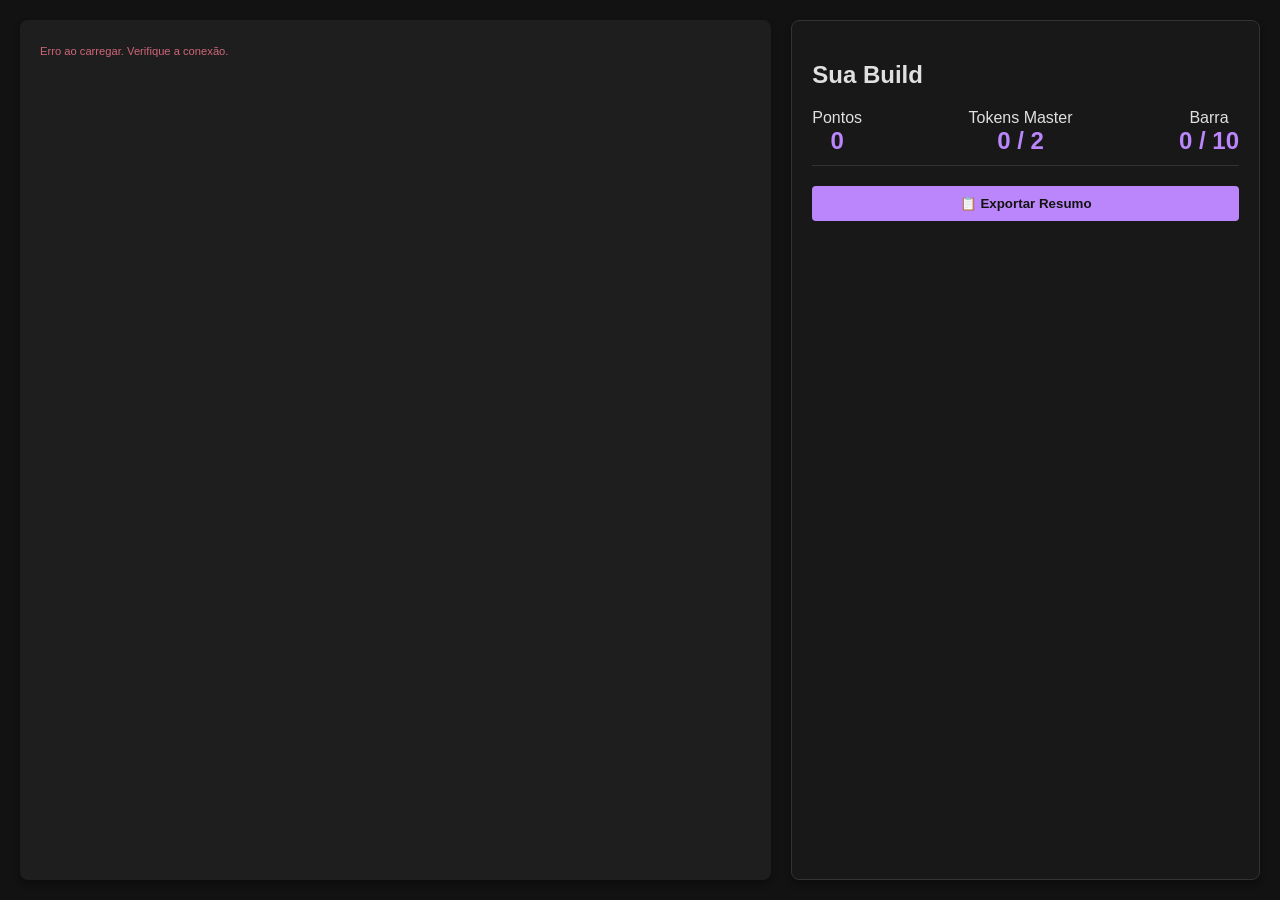
<file: eternia/index.html>
<!DOCTYPE html>
<html lang="pt-BR">
<head>
    <meta charset="UTF-8">
    <meta name="viewport" content="width=device-width, initial-scale=1.0">
    <title>Eternia - Planejador de Build</title>
    <style>
        :root {
            --bg-color: #121212;
            --panel-bg: #1e1e1e;
            --text-main: #e0e0e0;
            --text-muted: #888;
            --accent: #bb86fc;
            --error: #cf6679;
            --success: #03dac6;
        }
        body {
            font-family: 'Segoe UI', Tahoma, Geneva, Verdana, sans-serif;
            background-color: var(--bg-color);
            color: var(--text-main);
            margin: 0; padding: 20px;
            display: flex; gap: 20px; height: 100vh; box-sizing: border-box;
        }
        .panel {
            background: var(--panel-bg);
            border-radius: 8px; padding: 20px;
            display: flex; flex-direction: column;
            box-shadow: 0 4px 6px rgba(0,0,0,0.3); overflow: hidden;
        }
        .tree-group {
            margin-bottom: 10px;
            border-left: none; /* Removendo a borda antiga */
            padding-left: 0;
        }

        .tree-header {
            background: #252525;
            padding: 12px 15px;
            border-radius: 6px;
            cursor: pointer;
            display: flex;
            justify-content: space-between;
            align-items: center;
            border: 1px solid #333;
            transition: background 0.2s;
        }

        .tree-header:hover {
            background: #333;
            border-color: var(--accent);
        }

        .tree-header.active {
            border-bottom-left-radius: 0;
            border-bottom-right-radius: 0;
            border-color: var(--accent);
        }

        .tree-content {
            display: none; /* Escondido por padrão */
            background: #1a1a1a;
            padding: 10px;
            border: 1px solid #333;
            border-top: none;
            border-bottom-left-radius: 6px;
            border-bottom-right-radius: 6px;
        }

        .tree-content.show {
            display: block;
        }

        .arrow {
            transition: transform 0.3s;
            font-size: 0.8rem;
        }

        .tree-header.active .arrow {
            transform: rotate(180deg);
        }

        .badge-count {
            background: #444;
            padding: 2px 8px;
            border-radius: 10px;
            font-size: 0.7rem;
            color: var(--accent);
        }

        /* Container que agrupa a Tree Base e suas Subtrees */
        .family-group {
            background: rgba(255, 255, 255, 0.03);
            border-radius: 8px;
            padding: 10px;
            margin-bottom: 20px;
            border: 1px solid #2a2a2a;
        }

        .family-title {
            font-size: 0.65rem;
            color: var(--text-muted);
            text-transform: uppercase;
            letter-spacing: 2px;
            margin-bottom: 8px;
            margin-left: 5px;
            display: flex;
            align-items: center;
            gap: 10px;
        }

        .family-title::after {
            content: "";
            flex: 1;
            height: 1px;
            background: #333;
        }

        /* Ajuste no Tree Group para não ter margem excessiva dentro da família */
        .family-group .tree-group {
            margin-bottom: 8px;
        }

        .family-group .tree-group:last-child {
            margin-bottom: 0;
        }
        
        #database-panel { flex: 2; }
        #build-panel { flex: 1.2; min-width: 350px; background: #181818; border: 1px solid #333; }
        .upload-area { background: #2a2a2a; border: 2px dashed #444; border-radius: 8px; padding: 15px; text-align: center; margin-bottom: 20px; }
        .header-stats { display: flex; justify-content: space-between; margin-bottom: 20px; padding-bottom: 10px; border-bottom: 1px solid #333; }
        .stat-box { text-align: center; }
        .stat-value { font-size: 1.5rem; font-weight: bold; color: var(--accent); }
        .scrollable { flex: 1; overflow-y: auto; padding-right: 10px; }
        .tree-group { margin-bottom: 25px; border-left: 2px solid #444; padding-left: 15px; }
        .tree-title { color: var(--accent); font-weight: bold; margin-bottom: 12px; text-transform: uppercase; }
        .skill-card {
            background: #2a2a2a; border: 1px solid #444; border-radius: 6px;
            padding: 12px; margin-bottom: 8px; display: flex;
            justify-content: space-between; align-items: center;
            cursor: pointer; transition: 0.1s;
        }
        .skill-card:hover:not(.disabled) { border-color: var(--accent); background: #333; }
        .skill-card.disabled { opacity: 0.15; cursor: not-allowed; filter: grayscale(1); }
        /* Estilo para a Aura Ativa na Build */
        .skill-card.aura-active {
            border: 1px solid var(--success);
            box-shadow: 0 0 8px rgba(3, 218, 198, 0.2);
        }
        .skill-type-tag { font-size: 0.7rem; padding: 2px 6px; border-radius: 4px; background: #444; margin-left: 5px; }
        .btn-remove { background: var(--error); color: white; border: none; padding: 6px 12px; border-radius: 4px; cursor: pointer; }
        ::-webkit-scrollbar { width: 6px; }
        ::-webkit-scrollbar-thumb { background: #444; border-radius: 3px; }
    </style>
</head>
<body>

    <div class="panel" id="database-panel">
        <p id="load-status" style="font-size: 0.7rem; margin-top: 5px; color: var(--text-muted);"></p>
        <div class="scrollable" id="skills-container"></div>  
    </div>

    <div class="panel" id="build-panel">
        <h2>Sua Build</h2>
        <div class="header-stats">
            <div class="stat-box"><div>Pontos</div><div class="stat-value" id="total-points">0</div></div>
            <div class="stat-box"><div>Tokens Master</div><div class="stat-value" id="master-tokens">0 / 2</div></div>
            <div class="stat-box"><div>Barra</div><div class="stat-value" id="combat-bar-count">0 / 10</div></div>
        </div>
        <button id="btn-export" onclick="exportBuild()" style="width: 100%; padding: 10px; margin-bottom: 20px; background: var(--accent); color: #121212; border: none; border-radius: 4px; font-weight: bold; cursor: pointer;">
            📋 Exportar Resumo
        </button>
        <div class="scrollable" id="build-container"></div>
    </div>

    <script>
        const relations = {
            "Air": ["Tempest", "Sound", "Lightning"],
            "Water": ["Mist", "Wellspring", "Ice"],
            "Earth": ["Sand", "Crystal", "Metal"],
            "Fire": ["Explosion", "Magma", "Plasma"],
            "Energy": ["Cosmic", "Absorption", "Holy", "Occult"],
            "Blood": ["Nature", "Poison", "Bone"],
            "Illusion": ["Time", "Spirit", "Shadow", "Gravity", "Light"],
            "Physical": ["Armed", "Unarmed", "Ranged"]
        };

        const physicalSubs = relations["Physical"];
        let allSkills = [];
        let build = [];

        function processCSV(csvText) {
            const lines = csvText.split(/\r?\n/).filter(line => line.trim() !== "");
            if (lines.length < 2) return;
            const separator = lines[0].includes(';') ? ';' : ',';
            allSkills = lines.slice(1).map(line => {
                const regex = new RegExp(`${separator}(?=(?:(?:[^"]*"){2})*[^"]*$)`);
                const cols = line.split(regex).map(c => c.replace(/^"|"$/g, '').trim());
                return { 
                    elemento: cols[0], 
                    nome: cols[1], 
                    categoria: cols[2] ? cols[2].trim() : "", 
                    custo: parseInt(cols[3]) || 0, 
                    tipo: cols[4] === "1" ? "Ativa" : "Passiva" 
                };
            }).filter(s => s.nome);
            renderApp();
        }

        function getBaseTree(subElement) {
            for (const [base, subs] of Object.entries(relations)) {
                if (subs.includes(subElement)) return base;
            }
            return null;
        }

        function checkRequirements(skill) {
            if (build.some(s => s.nome === skill.nome)) return { canBuy: false, reason: "Já possui." };

            const cat = skill.categoria.trim().toUpperCase();
            const el = skill.elemento.trim().toUpperCase();
            
            const tokensUsados = build.filter(s => s.categoria.toUpperCase().includes('MASTER')).length;
            const ptsNoElemento = build.filter(s => s.elemento === skill.elemento).reduce((acc, s) => acc + s.custo, 0);
            const hasOpenerDesteElemento = build.some(s => s.elemento === skill.elemento && s.categoria.toUpperCase() === 'OPENER');

            // --- 1. REGRAS PARA ÁRVORES LIVRES (RACIAL / STANCES / STYLES) ---
            const isFreeTree = el.includes('RACIAL') || el.includes('COMBAT STYLES') || cat.includes('STANCE');

            if (isFreeTree) {
                if (cat === 'INTERMEDIATE' || cat === 'MASTER') {
                    return ptsNoElemento >= 40 ? { canBuy: true } : { canBuy: false, reason: "Requer 40 pts nesta árvore." };
                }
                if (cat.includes('MASTER')) {
                    return tokensUsados < 2 ? { canBuy: true } : { canBuy: false, reason: "Limite de tokens Master." };
                }
                return { canBuy: true }; // BASIC e STANCES comuns são sempre liberadas
            }

            // --- 2. REGRAS PARA MAGIAS (ELEMENTOS / LINHAGENS) ---
            
            // Master Tokens
            if (cat.includes('MASTER') && tokensUsados >= 2) {
                return { canBuy: false, reason: "Limite de tokens Master atingido." };
            }

            // Trava Physical (Apenas um estilo por build)
            if (physicalSubs.includes(skill.elemento)) {
                if (build.some(s => physicalSubs.includes(s.elemento) && s.elemento !== skill.elemento)) {
                    return { canBuy: false, reason: "Só é permitido um estilo Physical por build." };
                }
            }

            // Lógica de Openers
            if (cat === 'OPENER') {
                const baseTree = getBaseTree(skill.elemento);
                if (!baseTree) return { canBuy: true }; // É uma árvore base

                // Checa se tem o Opener da base
                let hasBaseAccess = build.some(s => s.elemento === baseTree && s.categoria.toUpperCase() === 'OPENER');
                
                // Exceções de Light/Shadow/Spirit
                if (skill.elemento === 'Light' && build.some(s => ['Holy', 'Cosmic'].includes(s.elemento) && s.categoria.toUpperCase() === 'OPENER')) hasBaseAccess = true;
                if (skill.elemento === 'Shadow' && build.some(s => s.elemento === 'Occult' && s.categoria.toUpperCase() === 'OPENER')) hasBaseAccess = true;
                if (skill.elemento === 'Spirit' && build.some(s => s.elemento === 'Energy' && s.categoria.toUpperCase() === 'OPENER')) hasBaseAccess = true;

                return hasBaseAccess ? { canBuy: true } : { canBuy: false, reason: `Requer Opener de ${baseTree}.` };
            }

            // BASIC, INTERMEDIATE E MASTER (Trava de Opener Próprio)
            if (!hasOpenerDesteElemento) return { canBuy: false, reason: "Requer Opener da árvore." };
            
            if (cat === 'INTERMEDIATE' || cat === 'MASTER') {
                return ptsNoElemento >= 40 ? { canBuy: true } : { canBuy: false, reason: "Requer 40 pontos na árvore." };
            }

            return { canBuy: true };
        }

        function toggleActionBar(index) {
            const skill = build[index];
            
            if (skill.tipo !== "Ativa") {
                alert("Apenas magias Ativas podem ser adicionadas à barra de combate.");
                return;
            }

            const ativasNaBarra = build.filter(s => s.naBarra).length;

            if (!skill.naBarra && ativasNaBarra >= 10) {
                alert("Limite de 10 magias na barra de combate atingido!");
                return;
            }

            skill.naBarra = !skill.naBarra;
            renderApp();
        }

        function toggleAura(index) {
            const isCurrentlyActive = build[index].isAuraActive;
            
            // 1. Desliga TODAS as auras primeiro (para garantir que só uma fique ativa)
            build.forEach(s => {
                if (s.categoria.toUpperCase().includes('AURA')) {
                    s.isAuraActive = false;
                }
            });

            // 2. Se a que clicamos não estava ativa, ativa ela agora
            if (!isCurrentlyActive) {
                build[index].isAuraActive = true;
            }

            renderApp();
        }

        function buySkill(skill) {
            if (checkRequirements(skill).canBuy) {
                // Inicializa como fora da barra por padrão
                const newSkill = {...skill, naBarra: false};
                build.push(newSkill);
                renderApp();
            }
        }

        function removeSkill(index) {
            // Remove a magia selecionada
            build.splice(index, 1);

            // Re-validação em cascata:
            // Só remove o que REALMENTE perdeu o requisito técnico
            let mudou;
            do {
                mudou = false;
                for (let i = 0; i < build.length; i++) {
                    const skillVerificar = build[i];
                    
                    // Temporariamente remove para checar se ela ainda seria "comprável"
                    const itemOriginal = build.splice(i, 1)[0];
                    const validacao = checkRequirements(itemOriginal);
                    
                    if (validacao.canBuy) {
                        // Se ainda é válida, devolve para a build
                        build.splice(i, 0, itemOriginal);
                    } else {
                        // Se não é mais válida (ex: perdeu o Opener pai), mantém fora e continua o loop
                        console.log(`Removendo ${itemOriginal.nome} por falta de requisito: ${validacao.reason}`);
                        mudou = true;
                        break; 
                    }
                }
            } while (mudou);

            renderApp();
        }

        // Variável global para manter a ordem dos elementos conforme aparecem no CSV
        let elementsOrder = [];

        function processCSV(csvText) {
            const lines = csvText.split(/\r?\n/).filter(line => line.trim() !== "");
            if (lines.length < 2) return;
            const separator = lines[0].includes(';') ? ';' : ',';
            
            elementsOrder = []; // Reseta a ordem
            
            allSkills = lines.slice(1).map(line => {
                const regex = new RegExp(`${separator}(?=(?:(?:[^"]*"){2})*[^"]*$)`);
                const cols = line.split(regex).map(c => c.replace(/^"|"$/g, '').trim());
                
                const elemento = cols[0];
                if (elemento && !elementsOrder.includes(elemento)) {
                    elementsOrder.push(elemento); // Mapeia a ordem de aparição exata
                }

                return { 
                    elemento: elemento, 
                    nome: cols[1], 
                    categoria: cols[2] ? cols[2].trim() : "", 
                    custo: parseInt(cols[3]) || 0, 
                    tipo: cols[4] === "1" ? "Ativa" : "Passiva" 
                };
            }).filter(s => s.nome);
            renderApp();
        }

        function renderApp() {
            const container = document.getElementById('skills-container');
            const buildList = document.getElementById('build-container');
            
            // Salva quais grupos estavam abertos
            const openedGroups = Array.from(document.querySelectorAll('.tree-header.active'))
                                    .map(h => h.dataset.element);

            container.innerHTML = ''; 
            buildList.innerHTML = '';

            const groupedGrimoire = allSkills.reduce((acc, s) => {
                const el = s.elemento || "Outros";
                if (!acc[el]) acc[el] = [];
                acc[el].push(s);
                return acc;
            }, {});

            const renderedElements = new Set();
            const allFamilyMembers = Object.entries(relations).flatMap(([base, subs]) => [base, ...subs]);

            // --- BLOCO 1: RACIALS ---
            renderSection("Raciais", (el) => 
                el.toUpperCase().includes('RACIAL')
            );

            // --- BLOCO 2: COMBAT STYLES ---
            renderSection("Estilos de Combate", (el) => 
                el.toUpperCase().includes('COMBAT STYLES')
            );

            // --- BLOCO 3: AVULSOS (Não estão no relations e não foram renderizados) ---
            renderSection("Outros", (el) => 
                !allFamilyMembers.includes(el)
            );

            // --- BLOCO 4: LINHAGENS (Relations) ---
            for (const [base, subs] of Object.entries(relations)) {
                const familyElements = [base, ...subs].filter(el => groupedGrimoire[el] && !renderedElements.has(el));
                
                if (familyElements.length > 0) {
                    const familyDiv = document.createElement('div');
                    familyDiv.className = 'family-group';
                    familyDiv.innerHTML = `<div class="family-title">Attunement: ${base}</div>`;

                    familyElements.forEach(el => {
                        const groupHtml = createTreeGroupHtml(el, groupedGrimoire[el], openedGroups);
                        if (groupHtml) {
                            familyDiv.appendChild(groupHtml);
                            renderedElements.add(el);
                        }
                    });
                    container.appendChild(familyDiv);
                }
            }

            // --- FUNÇÃO INTERNA PARA RENDERIZAR SEÇÕES ---
            function renderSection(title, filterFn) {
                const elements = Object.keys(groupedGrimoire).filter(el => !renderedElements.has(el) && filterFn(el));
                
                if (elements.length > 0) {
                    const sectionDiv = document.createElement('div');
                    sectionDiv.className = 'family-group';
                    sectionDiv.innerHTML = `<div class="family-title">${title}</div>`;
                    
                    let addedAny = false;
                    elements.forEach(el => {
                        const groupHtml = createTreeGroupHtml(el, groupedGrimoire[el], openedGroups);
                        if (groupHtml) {
                            sectionDiv.appendChild(groupHtml);
                            renderedElements.add(el);
                            addedAny = true;
                        }
                    });
                    if (addedAny) container.appendChild(sectionDiv);
                }
            }

            // --- 2. RENDER BUILD (DIREITA) ---
            const groupedBuild = build.reduce((acc, s) => {
                if (!acc[s.elemento]) acc[s.elemento] = [];
                acc[s.elemento].push(s);
                return acc;
            }, {});

            let totalPts = 0, masters = 0, barCount = 0;

            for (const [el, skills] of Object.entries(groupedBuild)) {
                const buildSection = document.createElement('div');
                buildSection.className = 'tree-group';
                const treePts = skills.reduce((sum, s) => sum + s.custo, 0);
                buildSection.innerHTML = `<div class="tree-title" style="display:flex; justify-content:space-between; font-size: 0.8rem;">
                    <span>${el}</span><span>${treePts} pts</span>
                </div>`;

                skills.forEach(s => {
                    totalPts += s.custo;
                    if (s.categoria.toUpperCase().includes('MASTER')) masters++;
                    if (s.naBarra) barCount++;

                    const idx = build.indexOf(s);
                    const item = document.createElement('div');
                    
                    // Se for aura ativa, adiciona a classe especial
                    const isAura = s.categoria.toUpperCase().includes('AURA');
                    item.className = `skill-card ${s.isAuraActive ? 'aura-active' : ''}`;
                    
                    const barBtnColor = s.naBarra ? 'var(--accent)' : '#444';
                    const barBtnOpacity = s.tipo === 'Ativa' ? '1' : '0.2';
                    
                    // Botão de Aura (só aparece se for AURA ou MASTER AURA)
                    const auraBtnHtml = isAura ? 
                        `<button onclick="toggleAura(${idx})" style="background:${s.isAuraActive ? 'var(--success)' : '#444'}; border:none; color:white; border-radius:4px; cursor:pointer; padding: 5px 8px;" title="Ativar Aura">✨</button>` 
                        : '';

                    item.innerHTML = `
                        <div style="flex:1">
                            <strong style="font-size:0.85rem">${s.nome}</strong><br>
                            <small>${s.categoria} | ${s.tipo}</small>
                        </div>
                        <div style="display:flex; gap:5px;">
                            ${auraBtnHtml}
                            <button onclick="toggleActionBar(${idx})" style="background:${barBtnColor}; opacity:${barBtnOpacity}; border:none; color:white; border-radius:4px; cursor:pointer; padding: 5px 8px;">⚡</button>
                            <button class="btn-remove" onclick="removeSkill(${idx})" style="padding: 5px 10px;">X</button>
                        </div>
                    `;
                    buildSection.appendChild(item);
                });
                buildList.appendChild(buildSection);
            }

            document.getElementById('total-points').innerText = totalPts;
            document.getElementById('master-tokens').innerText = `${masters} / 2`;
            document.getElementById('combat-bar-count').innerText = `${barCount} / 10`;
        }

        // Função auxiliar para não repetir código de criação de cada Accordion
        function createTreeGroupHtml(el, skills, openedGroups) {
            const availableSkills = skills.filter(s => !build.some(b => b.nome === s.nome));
            if (availableSkills.length === 0) return null;

            const groupWrapper = document.createElement('div');
            groupWrapper.className = 'tree-group';

            const header = document.createElement('div');
            header.className = 'tree-header';
            header.dataset.element = el;
            
            const wasOpen = openedGroups.includes(el);
            if (wasOpen) header.classList.add('active');

            header.innerHTML = `
                <div style="display:flex; align-items:center; gap:10px;">
                    <span class="arrow">▼</span>
                    <strong style="font-size:0.85rem; text-transform:uppercase;">${el}</strong>
                </div>
                <span class="badge-count">${availableSkills.length}</span>
            `;

            const content = document.createElement('div');
            content.className = 'tree-content';
            if (wasOpen) content.classList.add('show');

            const order = { "OPENER": 0, "BASIC": 1, "INTERMEDIATE": 2, "MASTER": 3, "MASTER STANCES": 4, "STANCE": 5, "RACIAL": 6 };
            availableSkills.sort((a,b) => (order[a.categoria.toUpperCase()] ?? 99) - (order[b.categoria.toUpperCase()] ?? 99));

            availableSkills.forEach(s => {
                const req = checkRequirements(s);
                const card = document.createElement('div');
                card.className = `skill-card ${req.canBuy ? '' : 'disabled'}`;
                card.onclick = (e) => { e.stopPropagation(); if(req.canBuy) buySkill(s); };
                card.innerHTML = `<div><strong>${s.nome}</strong><br><small>${s.categoria}</small></div><span>${s.custo} pts</span>`;
                content.appendChild(card);
            });

            header.onclick = () => {
                header.classList.toggle('active');
                content.classList.toggle('show');
            };

            groupWrapper.appendChild(header);
            groupWrapper.appendChild(content);
            return groupWrapper;
        }

        function exportBuild() {
            if (build.length === 0) return;

            // Listas para armazenar as informações específicas
            let selectedRacials = [];
            let selectedCombatStyles = [];
            let selectedTrees = [];

            build.forEach(s => {
                const el = s.elemento.trim();
                const cat = s.categoria.trim().toUpperCase();

                if (el.toUpperCase().includes('RACIAL')) {
                    // Para raciais, queremos o nome da habilidade (ex: Nemea Aurora)
                    selectedRacials.push(s.nome);
                } else if (el.toUpperCase().includes('COMBAT STYLES') || cat.includes('STANCE')) {
                    // Para estilos, queremos o nome da Stance (ex: Marksman)
                    selectedCombatStyles.push(s.nome);
                } else {
                    // Para magias comuns, queremos apenas o nome do Elemento/Árvore
                    selectedTrees.push(el);
                }
            });

            // Remover duplicatas (especialmente das Trees, onde você tem várias magias do mesmo elemento)
            selectedRacials = [...new Set(selectedRacials)];
            selectedCombatStyles = [...new Set(selectedCombatStyles)];
            selectedTrees = [...new Set(selectedTrees)];

            const actionBar = build.filter(s => s.naBarra);
            const totalPts = build.reduce((sum, s) => sum + s.custo, 0);

            // Montagem do texto corrigido
            let text =`**RPP:** ${totalPts}\n`;

            if (selectedRacials.length > 0) text += `**Racials:** ${selectedRacials.join(', ')}\n`;
            if (selectedCombatStyles.length > 0) text += `**Combat Styles:** ${selectedCombatStyles.join(', ')}\n`;
            if (selectedTrees.length > 0) text += `**Trees:** ${selectedTrees.join(' / ')}\n`;
            // Procure onde você monta o texto e adicione:
            const activeAura = build.find(s => s.isAuraActive);
            if (activeAura) text += `**Aura:** ${activeAura.nome}\n`;
            

            if (actionBar.length > 0) {
                text += `\n`;
                actionBar.forEach(s => {
                    text += `- \`${s.nome}\`\n`;
                });
            }

            navigator.clipboard.writeText(text).then(() => {
                const btn = document.getElementById('btn-export');
                const originalText = btn.innerText;
                btn.innerText = "✅ Resumo Copiado!";
                btn.style.background = "var(--success)";
                setTimeout(() => {
                    btn.innerText = originalText;
                    btn.style.background = "var(--accent)";
                }, 2000);
            });
        }

        async function loadDatabaseOnline() {
            const status = document.getElementById('load-status');
            const url = 'https://raw.githubusercontent.com/jovinic/jovinic.github.io/main/eternia/skills_database.csv'; // <--- COLE A URL AQUI

            status.innerText = "Buscando dados...";
            status.style.color = "var(--accent)";

            try {
                const response = await fetch(url);
                if (!response.ok) throw new Error("Erro ao acessar o arquivo online.");
                
                const csvText = await response.text();
                processCSV(csvText); // Reutiliza sua função de processamento atual
                
                status.innerText = "Banco de dados atualizado!";
                status.style.color = "var(--success)";
            } catch (error) {
                console.error(error);
                status.innerText = "Erro ao carregar. Verifique a conexão.";
                status.style.color = "var(--error)";
            }
        }

    window.onload = loadDatabaseOnline;
    </script>
</body>
</html>
</file>
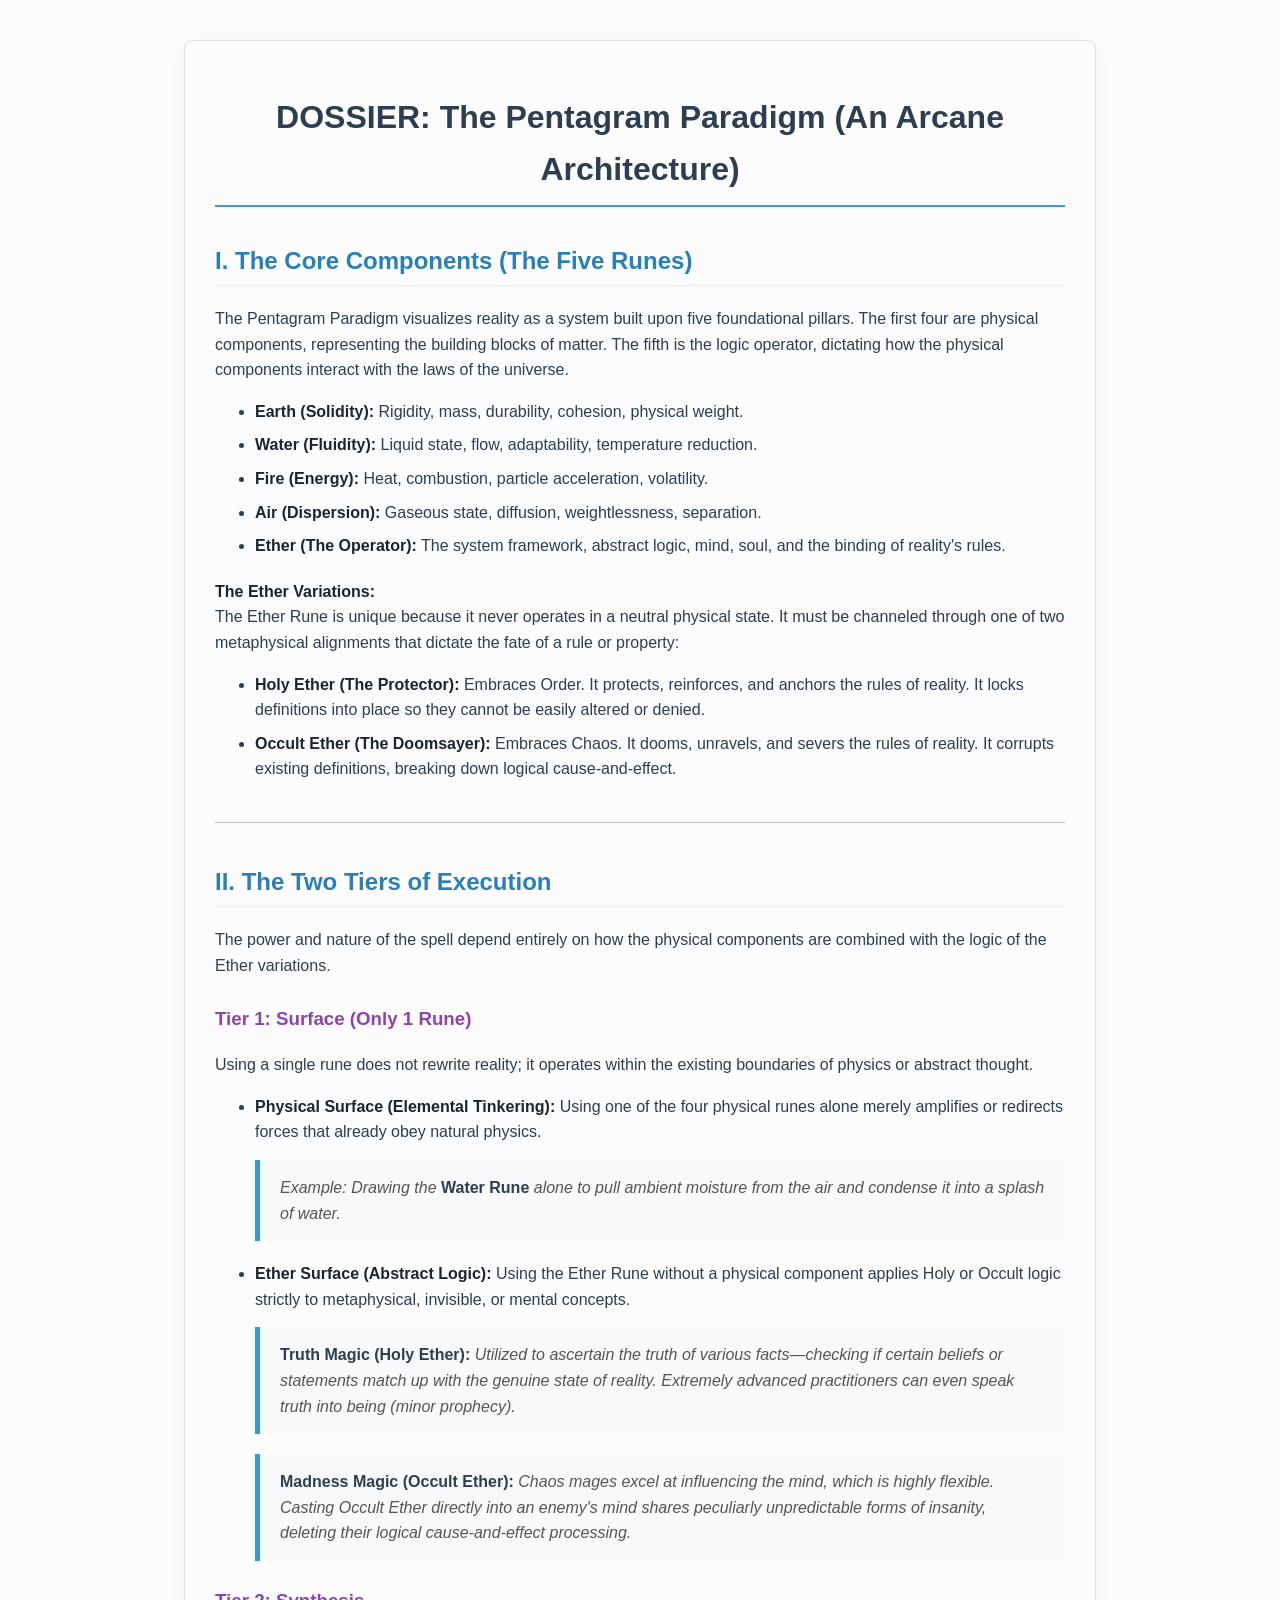
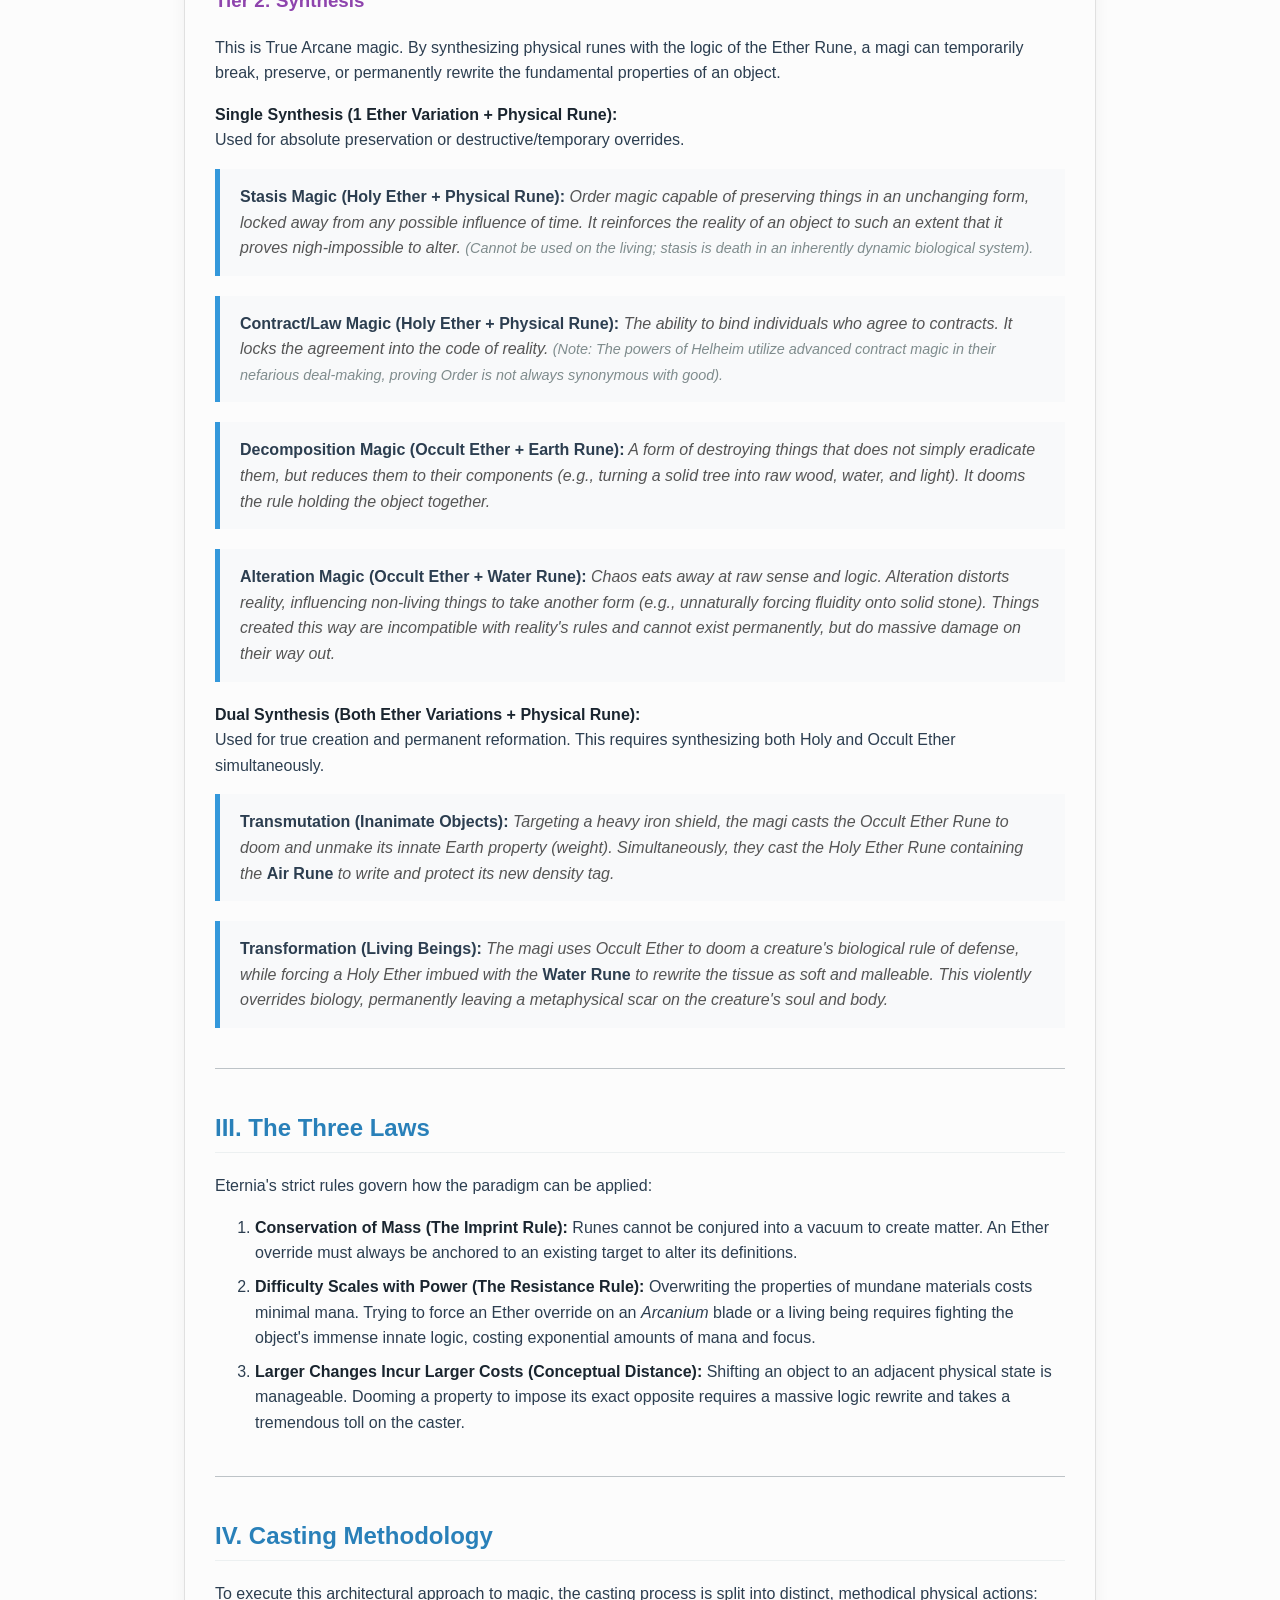
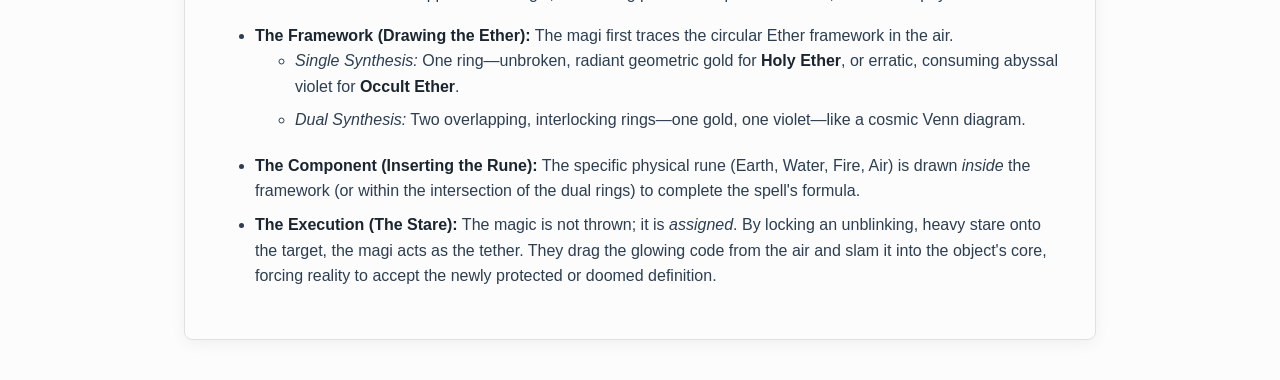
<file: eternia/pentagram.html>
<!DOCTYPE html>
<html lang="en">
<head>
<meta charset="UTF-8">
<meta name="viewport" content="width=device-width, initial-scale=1.0">
<title>DOSSIER: The Pentagram Paradigm</title>
<style>
    body {
        font-family: 'Segoe UI', Tahoma, Geneva, Verdana, sans-serif;
        line-height: 1.6;
        color: #2c3e50;
        max-width: 850px;
        margin: 40px auto;
        padding: 30px;
        background-color: #fcfcfc;
        border: 1px solid #e0e0e0;
        border-radius: 8px;
        box-shadow: 0 4px 15px rgba(0,0,0,0.05);
    }
    h1 {
        color: #2c3e50;
        border-bottom: 2px solid #3498db;
        padding-bottom: 10px;
        text-align: center;
    }
    h2 {
        color: #2980b9;
        margin-top: 35px;
        border-bottom: 1px solid #ecf0f1;
        padding-bottom: 5px;
    }
    h3 {
        color: #8e44ad;
        margin-top: 25px;
    }
    ul, ol {
        margin-bottom: 20px;
    }
    li {
        margin-bottom: 8px;
    }
    strong {
        color: #1a252f;
    }
    hr {
        border: 0;
        height: 1px;
        background: #bdc3c7;
        margin: 40px 0;
    }
    blockquote {
        background-color: #f8f9fa;
        border-left: 5px solid #3498db;
        margin: 15px 0 20px 0;
        padding: 15px 20px;
        font-style: italic;
        color: #555;
    }
    blockquote strong {
        color: #2c3e50;
        font-style: normal;
    }
    .note {
        font-size: 0.9em;
        color: #7f8c8d;
    }
</style>
</head>
<body>

    <h1>DOSSIER: The Pentagram Paradigm (An Arcane Architecture)</h1>

    <h2>I. The Core Components (The Five Runes)</h2>
    <p>The Pentagram Paradigm visualizes reality as a system built upon five foundational pillars. The first four are physical components, representing the building blocks of matter. The fifth is the logic operator, dictating how the physical components interact with the laws of the universe.</p>

    <ul>
        <li><strong>Earth (Solidity):</strong> Rigidity, mass, durability, cohesion, physical weight.</li>
        <li><strong>Water (Fluidity):</strong> Liquid state, flow, adaptability, temperature reduction.</li>
        <li><strong>Fire (Energy):</strong> Heat, combustion, particle acceleration, volatility.</li>
        <li><strong>Air (Dispersion):</strong> Gaseous state, diffusion, weightlessness, separation.</li>
        <li><strong>Ether (The Operator):</strong> The system framework, abstract logic, mind, soul, and the binding of reality's rules.</li>
    </ul>

    <p><strong>The Ether Variations:</strong><br>
    The Ether Rune is unique because it never operates in a neutral physical state. It must be channeled through one of two metaphysical alignments that dictate the fate of a rule or property:</p>
    <ul>
        <li><strong>Holy Ether (The Protector):</strong> Embraces Order. It protects, reinforces, and anchors the rules of reality. It locks definitions into place so they cannot be easily altered or denied.</li>
        <li><strong>Occult Ether (The Doomsayer):</strong> Embraces Chaos. It dooms, unravels, and severs the rules of reality. It corrupts existing definitions, breaking down logical cause-and-effect.</li>
    </ul>

    <hr>

    <h2>II. The Two Tiers of Execution</h2>
    <p>The power and nature of the spell depend entirely on how the physical components are combined with the logic of the Ether variations.</p>

    <h3>Tier 1: Surface (Only 1 Rune)</h3>
    <p>Using a single rune does not rewrite reality; it operates within the existing boundaries of physics or abstract thought.</p>

    <ul>
        <li><strong>Physical Surface (Elemental Tinkering):</strong> Using one of the four physical runes alone merely amplifies or redirects forces that already obey natural physics. 
            <blockquote><em>Example:</em> Drawing the <strong>Water Rune</strong> alone to pull ambient moisture from the air and condense it into a splash of water.</blockquote>
        </li>
        <li><strong>Ether Surface (Abstract Logic):</strong> Using the Ether Rune without a physical component applies Holy or Occult logic strictly to metaphysical, invisible, or mental concepts.
            <blockquote><strong>Truth Magic (Holy Ether):</strong> Utilized to ascertain the truth of various facts—checking if certain beliefs or statements match up with the genuine state of reality. Extremely advanced practitioners can even speak truth into being (minor prophecy).</blockquote>
            <blockquote><strong>Madness Magic (Occult Ether):</strong> Chaos mages excel at influencing the mind, which is highly flexible. Casting Occult Ether directly into an enemy's mind shares peculiarly unpredictable forms of insanity, deleting their logical cause-and-effect processing.</blockquote>
        </li>
    </ul>

    <h3>Tier 2: Synthesis</h3>
    <p>This is True Arcane magic. By synthesizing physical runes with the logic of the Ether Rune, a magi can temporarily break, preserve, or permanently rewrite the fundamental properties of an object.</p>

    <p><strong>Single Synthesis (1 Ether Variation + Physical Rune):</strong><br>
    Used for absolute preservation or destructive/temporary overrides.</p>
    <blockquote><strong>Stasis Magic (Holy Ether + Physical Rune):</strong> Order magic capable of preserving things in an unchanging form, locked away from any possible influence of time. It reinforces the reality of an object to such an extent that it proves nigh-impossible to alter. <span class="note">(Cannot be used on the living; stasis is death in an inherently dynamic biological system).</span></blockquote>
    <blockquote><strong>Contract/Law Magic (Holy Ether + Physical Rune):</strong> The ability to bind individuals who agree to contracts. It locks the agreement into the code of reality. <span class="note">(Note: The powers of Helheim utilize advanced contract magic in their nefarious deal-making, proving Order is not always synonymous with good).</span></blockquote>
    <blockquote><strong>Decomposition Magic (Occult Ether + Earth Rune):</strong> A form of destroying things that does not simply eradicate them, but reduces them to their components (e.g., turning a solid tree into raw wood, water, and light). It <em>dooms</em> the rule holding the object together.</blockquote>
    <blockquote><strong>Alteration Magic (Occult Ether + Water Rune):</strong> Chaos eats away at raw sense and logic. Alteration distorts reality, influencing non-living things to take another form (e.g., unnaturally forcing fluidity onto solid stone). Things created this way are incompatible with reality's rules and cannot exist permanently, but do massive damage on their way out.</blockquote>

    <p><strong>Dual Synthesis (Both Ether Variations + Physical Rune):</strong><br>
    Used for true creation and permanent reformation. This requires synthesizing both Holy and Occult Ether simultaneously.</p>
    <blockquote><strong>Transmutation (Inanimate Objects):</strong> Targeting a heavy iron shield, the magi casts the Occult Ether Rune to doom and unmake its innate Earth property (weight). Simultaneously, they cast the Holy Ether Rune containing the <strong>Air Rune</strong> to write and protect its new density tag.</blockquote>
    <blockquote><strong>Transformation (Living Beings):</strong> The magi uses Occult Ether to doom a creature's biological rule of defense, while forcing a Holy Ether imbued with the <strong>Water Rune</strong> to rewrite the tissue as soft and malleable. This violently overrides biology, permanently leaving a metaphysical scar on the creature's soul and body.</blockquote>

    <hr>

    <h2>III. The Three Laws</h2>
    <p>Eternia's strict rules govern how the paradigm can be applied:</p>

    <ol>
        <li><strong>Conservation of Mass (The Imprint Rule):</strong> Runes cannot be conjured into a vacuum to create matter. An Ether override must always be anchored to an existing target to alter its definitions.</li>
        <li><strong>Difficulty Scales with Power (The Resistance Rule):</strong> Overwriting the properties of mundane materials costs minimal mana. Trying to force an Ether override on an <em>Arcanium</em> blade or a living being requires fighting the object's immense innate logic, costing exponential amounts of mana and focus.</li>
        <li><strong>Larger Changes Incur Larger Costs (Conceptual Distance):</strong> Shifting an object to an adjacent physical state is manageable. Dooming a property to impose its exact opposite requires a massive logic rewrite and takes a tremendous toll on the caster.</li>
    </ol>

    <hr>

    <h2>IV. Casting Methodology</h2>
    <p>To execute this architectural approach to magic, the casting process is split into distinct, methodical physical actions:</p>

    <ul>
        <li><strong>The Framework (Drawing the Ether):</strong> The magi first traces the circular Ether framework in the air.
            <ul>
                <li><em>Single Synthesis:</em> One ring—unbroken, radiant geometric gold for <strong>Holy Ether</strong>, or erratic, consuming abyssal violet for <strong>Occult Ether</strong>.</li>
                <li><em>Dual Synthesis:</em> Two overlapping, interlocking rings—one gold, one violet—like a cosmic Venn diagram.</li>
            </ul>
        </li>
        <li><strong>The Component (Inserting the Rune):</strong> The specific physical rune (Earth, Water, Fire, Air) is drawn <em>inside</em> the framework (or within the intersection of the dual rings) to complete the spell's formula.</li>
        <li><strong>The Execution (The Stare):</strong> The magic is not thrown; it is <em>assigned</em>. By locking an unblinking, heavy stare onto the target, the magi acts as the tether. They drag the glowing code from the air and slam it into the object's core, forcing reality to accept the newly protected or doomed definition.</li>
    </ul>

</body>
</html>
</file>
